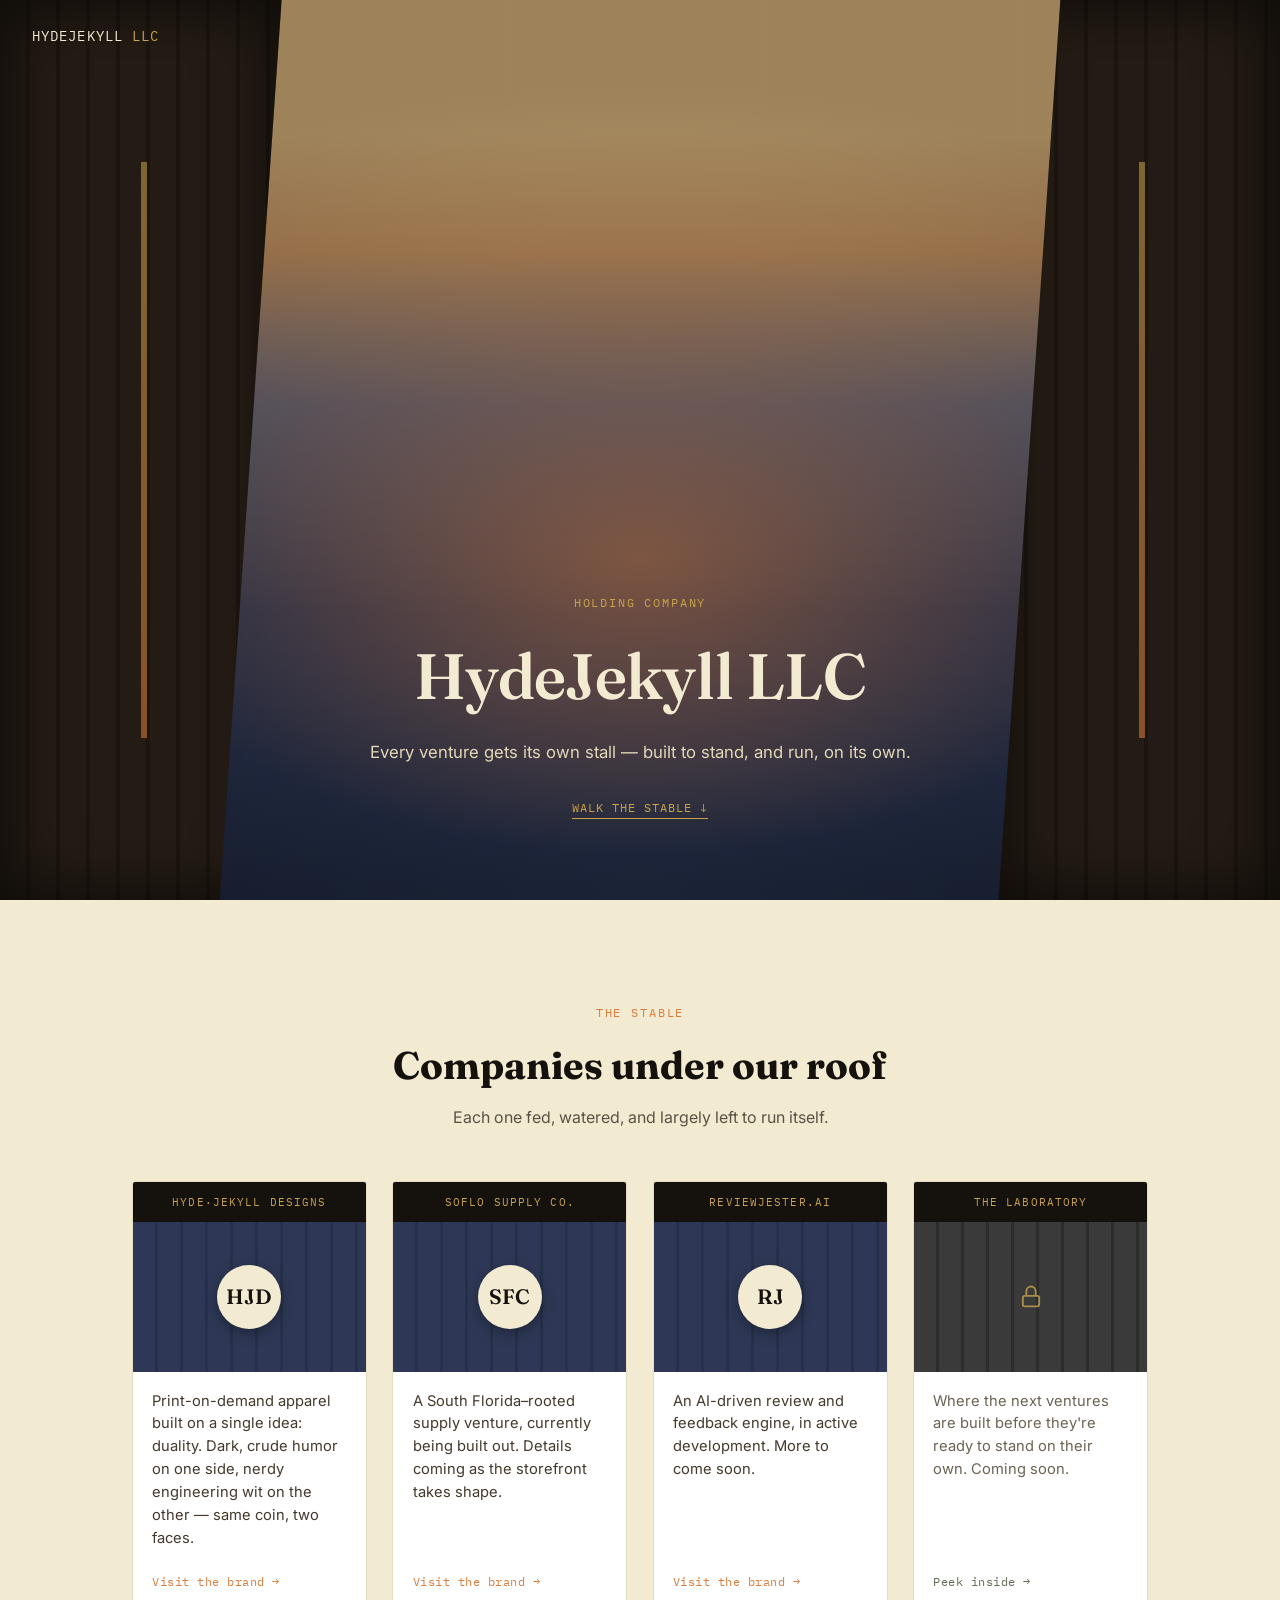
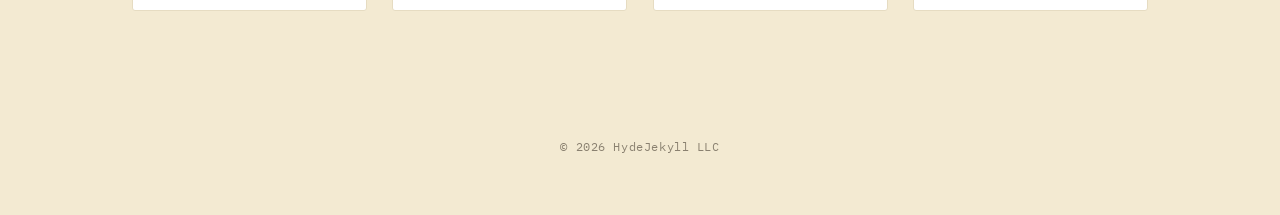
<file: index.html>
<!doctype html>
<html lang="en">
<head>
<meta charset="UTF-8">
<meta name="viewport" content="width=device-width, initial-scale=1.0">
<title>HydeJekyll LLC</title>
<meta name="description" content="HydeJekyll LLC — a holding company for a small portfolio of independent brands.">
<link rel="preconnect" href="https://fonts.googleapis.com">
<link rel="preconnect" href="https://fonts.gstatic.com" crossorigin>
<link href="https://fonts.googleapis.com/css2?family=Fraunces:opsz,wght@9..144,500;9..144,600&family=Inter:wght@400;500&family=IBM+Plex+Mono:wght@400;500&display=swap" rel="stylesheet">
<link rel="stylesheet" href="style.css">
</head>
<body>

<div class="barn-frame">
  <header class="site-header">
    <span class="wordmark">HydeJekyll <span class="llc">LLC</span></span>
  </header>

  <section class="hero">
    <div class="hero-sky"></div>
    <div class="barn-door barn-door--left"></div>
    <div class="barn-door barn-door--right"></div>
    <div class="hero-content">
      <p class="eyebrow">Holding Company</p>
      <h1>HydeJekyll LLC</h1>
      <p class="tagline">Every venture gets its own stall — built to stand, and run, on its own.</p>
      <a href="#stable" class="scroll-cue">Walk the stable ↓</a>
    </div>
  </section>
</div>

<main>
  <section id="stable" class="stable">
    <div class="section-head">
      <p class="eyebrow">The Stable</p>
      <h2>Companies under our roof</h2>
      <p class="section-sub">Each one fed, watered, and largely left to run itself.</p>
    </div>

    <div class="stalls">

      <article class="stall">
        <div class="plaque">Hyde·Jekyll Designs</div>
        <div class="stall-door"><div class="brand-mark">HJD</div></div>
        <p class="stall-desc">Print-on-demand apparel built on a single idea: duality. Dark, crude humor on one side, nerdy engineering wit on the other — same coin, two faces.</p>
        <a href="https://hydethejekylldesigns.com" class="latch">Visit the brand →</a>
      </article>

      <article class="stall">
        <div class="plaque">SoFlo Supply Co.</div>
        <div class="stall-door"><div class="brand-mark">SFC</div></div>
        <!-- EDIT ME: placeholder copy — swap in the real description when ready -->
        <p class="stall-desc">A South Florida–rooted supply venture, currently being built out. Details coming as the storefront takes shape.</p>
        <a href="https://soflosupplyco.com" class="latch">Visit the brand →</a>
      </article>

      <article class="stall">
        <div class="plaque">ReviewJester.ai</div>
        <div class="stall-door"><div class="brand-mark">RJ</div></div>
        <!-- EDIT ME: placeholder copy — swap in the real description when ready -->
        <p class="stall-desc">An AI-driven review and feedback engine, in active development. More to come soon.</p>
        <a href="https://reviewjester.ai" class="latch">Visit the brand →</a>
      </article>

      <article class="stall stall--locked">
        <div class="plaque">The Laboratory</div>
        <div class="stall-door stall-door--locked">
          <svg class="lock-icon" viewBox="0 0 24 24" fill="none" stroke="#c9a24b" stroke-width="1.6">
            <rect x="5" y="11" width="14" height="9" rx="1.5"/>
            <path d="M8 11V7a4 4 0 0 1 8 0v4"/>
          </svg>
        </div>
        <p class="stall-desc">Where the next ventures are built before they're ready to stand on their own. Coming soon.</p>
        <a href="laboratory.html" class="latch latch--muted">Peek inside →</a>
      </article>

    </div>
  </section>
</main>

<footer>
  <p>© 2026 HydeJekyll LLC</p>
</footer>

</body>
</html>
</file>
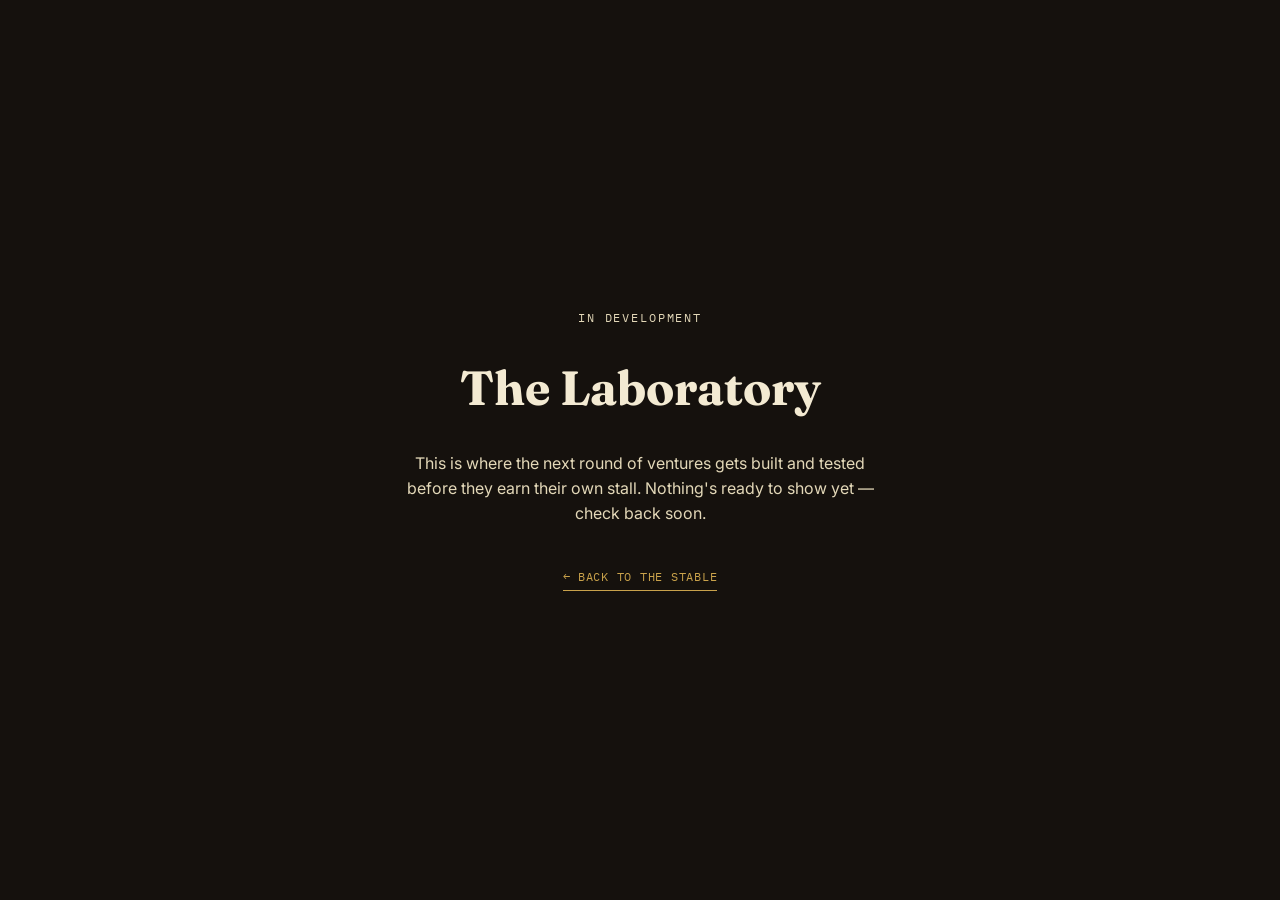
<file: laboratory.html>
<!doctype html>
<html lang="en">
<head>
<meta charset="UTF-8">
<meta name="viewport" content="width=device-width, initial-scale=1.0">
<title>The Laboratory — HydeJekyll LLC</title>
<link rel="preconnect" href="https://fonts.googleapis.com">
<link rel="preconnect" href="https://fonts.gstatic.com" crossorigin>
<link href="https://fonts.googleapis.com/css2?family=Fraunces:opsz,wght@9..144,500;9..144,600&family=Inter:wght@400;500&family=IBM+Plex+Mono:wght@400;500&display=swap" rel="stylesheet">
<link rel="stylesheet" href="style.css">
</head>
<body>

<div class="lab-page">
  <p class="eyebrow">In Development</p>
  <h1>The Laboratory</h1>
  <p>This is where the next round of ventures gets built and tested before they earn their own stall. Nothing's ready to show yet — check back soon.</p>
  <a href="index.html" class="lab-back">← Back to the stable</a>
</div>

</body>
</html>
</file>
<file: style.css>
/* ============================================
   HydeJekyll LLC — tokens
   ============================================ */
:root {
  --ink: #15110d;            /* barn-dark, near-black */
  --ink-soft: #241c14;
  --dusk-indigo: #2e3856;
  --ember: #d97d3d;
  --lantern: #c9a24b;
  --parchment: #f3ead2;
  --parchment-dim: #e3d8b8;
  --sage: #5f6b52;

  --font-display: "Fraunces", "Iowan Old Style", Georgia, serif;
  --font-body: "Inter", -apple-system, system-ui, sans-serif;
  --font-mono: "IBM Plex Mono", "SFMono-Regular", monospace;

  --radius: 3px;
}

* { box-sizing: border-box; }
html { scroll-behavior: smooth; }
body {
  margin: 0;
  background: var(--parchment);
  color: var(--ink);
  font-family: var(--font-body);
  line-height: 1.55;
}

a { color: inherit; text-decoration: none; }

img { max-width: 100%; display: block; }

/* ============================================
   Hero — POV through open stable doors at dusk
   ============================================ */
.barn-frame {
  position: relative;
  background: var(--ink);
}

.site-header {
  position: absolute;
  top: 0;
  left: 0;
  right: 0;
  z-index: 5;
  padding: 1.6rem 2rem;
  display: flex;
  justify-content: space-between;
  align-items: center;
}

.wordmark {
  font-family: var(--font-mono);
  letter-spacing: 0.08em;
  font-size: 0.85rem;
  color: var(--parchment);
  text-transform: uppercase;
}
.wordmark .llc { color: var(--lantern); }

.hero {
  position: relative;
  height: 100vh;
  min-height: 560px;
  overflow: hidden;
  display: flex;
  align-items: flex-end;
  justify-content: center;
}

/* Replace with a real photo: background-image: url("assets/hero-stable-dusk.jpg"); */
.hero-sky {
  position: absolute;
  inset: 0;
  background-image:
    radial-gradient(ellipse 70% 55% at 50% 62%, rgba(217,125,61,0.55) 0%, rgba(217,125,61,0) 60%),
    linear-gradient(to top, #1a2236 0%, #2e3856 32%, #6b6a7c 55%, #d8a06a 72%, #f3c98b 85%);
  background-size: cover;
  background-position: center;
  /* If a photo is supplied via assets/hero-stable-dusk.jpg, uncomment below and the gradient
     will act purely as a fallback while it loads. */
  /* background-image: url("assets/hero-stable-dusk.jpg"); */
}

.hero-sky::after {
  content: "";
  position: absolute;
  inset: 0;
  background: radial-gradient(ellipse 80% 90% at 50% 100%, rgba(0,0,0,0) 0%, rgba(0,0,0,0.35) 100%);
}

/* Stable doors framing the view, swung open */
.barn-door {
  position: absolute;
  top: 0;
  bottom: 0;
  width: 22%;
  min-width: 140px;
  background:
    repeating-linear-gradient(
      90deg,
      var(--ink-soft) 0px,
      var(--ink-soft) 26px,
      #1c150e 26px,
      #1c150e 30px
    );
  z-index: 2;
  box-shadow: 0 0 60px 10px rgba(0,0,0,0.6) inset;
}
.barn-door--left {
  left: 0;
  clip-path: polygon(0 0, 100% 0, 78% 100%, 0 100%);
}
.barn-door--right {
  right: 0;
  clip-path: polygon(22% 0, 100% 0, 100% 100%, 0 100%);
}
.barn-door::before {
  content: "";
  position: absolute;
  top: 18%;
  bottom: 18%;
  left: 50%;
  width: 6px;
  background: linear-gradient(var(--lantern), var(--ember));
  opacity: 0.55;
}

.hero-content {
  position: relative;
  z-index: 3;
  text-align: center;
  color: var(--parchment);
  padding: 0 1.5rem 9vh;
  max-width: 620px;
  animation: rise 0.9s ease-out both;
}

.eyebrow {
  font-family: var(--font-mono);
  text-transform: uppercase;
  letter-spacing: 0.16em;
  font-size: 0.72rem;
  color: var(--lantern);
  margin: 0 0 0.9rem;
}

.hero h1 {
  font-family: var(--font-display);
  font-weight: 600;
  font-size: clamp(2.4rem, 6vw, 4rem);
  margin: 0 0 0.9rem;
  letter-spacing: -0.01em;
}

.tagline {
  font-size: 1.05rem;
  color: var(--parchment-dim);
  margin: 0 0 1.8rem;
}

.scroll-cue {
  font-family: var(--font-mono);
  font-size: 0.78rem;
  letter-spacing: 0.08em;
  text-transform: uppercase;
  border-bottom: 1px solid var(--lantern);
  padding-bottom: 3px;
  color: var(--lantern);
  transition: opacity 0.2s ease;
}
.scroll-cue:hover { opacity: 0.7; }

@keyframes rise {
  from { opacity: 0; transform: translateY(14px); }
  to { opacity: 1; transform: translateY(0); }
}

/* ============================================
   The Stable — company stalls
   ============================================ */
.stable {
  max-width: 1080px;
  margin: 0 auto;
  padding: 6.5rem 2rem 5rem;
}

.section-head {
  text-align: center;
  max-width: 560px;
  margin: 0 auto 3.2rem;
}
.section-head .eyebrow { color: var(--ember); }
.section-head h2 {
  font-family: var(--font-display);
  font-size: clamp(1.8rem, 3.4vw, 2.4rem);
  margin: 0 0 0.6rem;
}
.section-sub {
  color: #5a5246;
  margin: 0;
}

.stalls {
  display: grid;
  grid-template-columns: repeat(auto-fit, minmax(230px, 1fr));
  gap: 1.6rem;
}

.stall {
  display: flex;
  flex-direction: column;
  background: #fff;
  border: 1px solid #e6dcc2;
  border-radius: var(--radius);
  overflow: hidden;
}

.plaque {
  font-family: var(--font-mono);
  font-size: 0.7rem;
  letter-spacing: 0.1em;
  text-transform: uppercase;
  text-align: center;
  padding: 0.7rem 0.8rem;
  background: var(--ink);
  color: var(--lantern);
}

.stall-door {
  height: 150px;
  background: repeating-linear-gradient(
    90deg,
    var(--dusk-indigo) 0px, var(--dusk-indigo) 22px,
    #25304a 22px, #25304a 25px
  );
  display: flex;
  align-items: center;
  justify-content: center;
}

.brand-mark {
  width: 64px;
  height: 64px;
  border-radius: 50%;
  background: var(--parchment);
  color: var(--ink);
  font-family: var(--font-display);
  font-weight: 600;
  font-size: 1.3rem;
  display: flex;
  align-items: center;
  justify-content: center;
  box-shadow: 0 4px 14px rgba(0,0,0,0.35);
}

.stall-desc {
  font-size: 0.92rem;
  color: #43392c;
  padding: 1.1rem 1.2rem 0.4rem;
  margin: 0;
  flex-grow: 1;
}

.latch {
  font-family: var(--font-mono);
  font-size: 0.78rem;
  letter-spacing: 0.04em;
  padding: 1rem 1.2rem 1.2rem;
  color: var(--ember);
  transition: padding-left 0.2s ease;
}
.latch:hover { padding-left: 1.5rem; }

/* Locked / coming-soon stall */
.stall--locked .stall-desc { color: #6b6354; }
.stall-door--locked {
  background: repeating-linear-gradient(
    90deg,
    #3a3a3a 0px, #3a3a3a 22px,
    #2c2c2c 22px, #2c2c2c 25px
  );
}
.lock-icon { width: 28px; height: 28px; opacity: 0.8; }
.latch--muted { color: var(--sage); }

/* ============================================
   Footer
   ============================================ */
footer {
  text-align: center;
  font-family: var(--font-mono);
  font-size: 0.72rem;
  letter-spacing: 0.05em;
  color: #8a8170;
  padding: 2.2rem 1rem 3rem;
}

/* ============================================
   Laboratory (coming soon) page
   ============================================ */
.lab-page {
  min-height: 100vh;
  background: var(--ink);
  color: var(--parchment);
  display: flex;
  flex-direction: column;
  align-items: center;
  justify-content: center;
  text-align: center;
  padding: 2rem;
}
.lab-page h1 {
  font-family: var(--font-display);
  font-size: clamp(2rem, 5vw, 3rem);
  margin: 0.6rem 0;
}
.lab-page p { color: var(--parchment-dim); max-width: 480px; }
.lab-back {
  margin-top: 1.6rem;
  font-family: var(--font-mono);
  font-size: 0.78rem;
  letter-spacing: 0.06em;
  text-transform: uppercase;
  color: var(--lantern);
  border-bottom: 1px solid var(--lantern);
  padding-bottom: 3px;
}

@media (prefers-reduced-motion: reduce) {
  html { scroll-behavior: auto; }
  .hero-content { animation: none; }
}

@media (max-width: 640px) {
  .barn-door { width: 12%; min-width: 60px; }
  .hero-content { padding-bottom: 12vh; }
}
</file>
